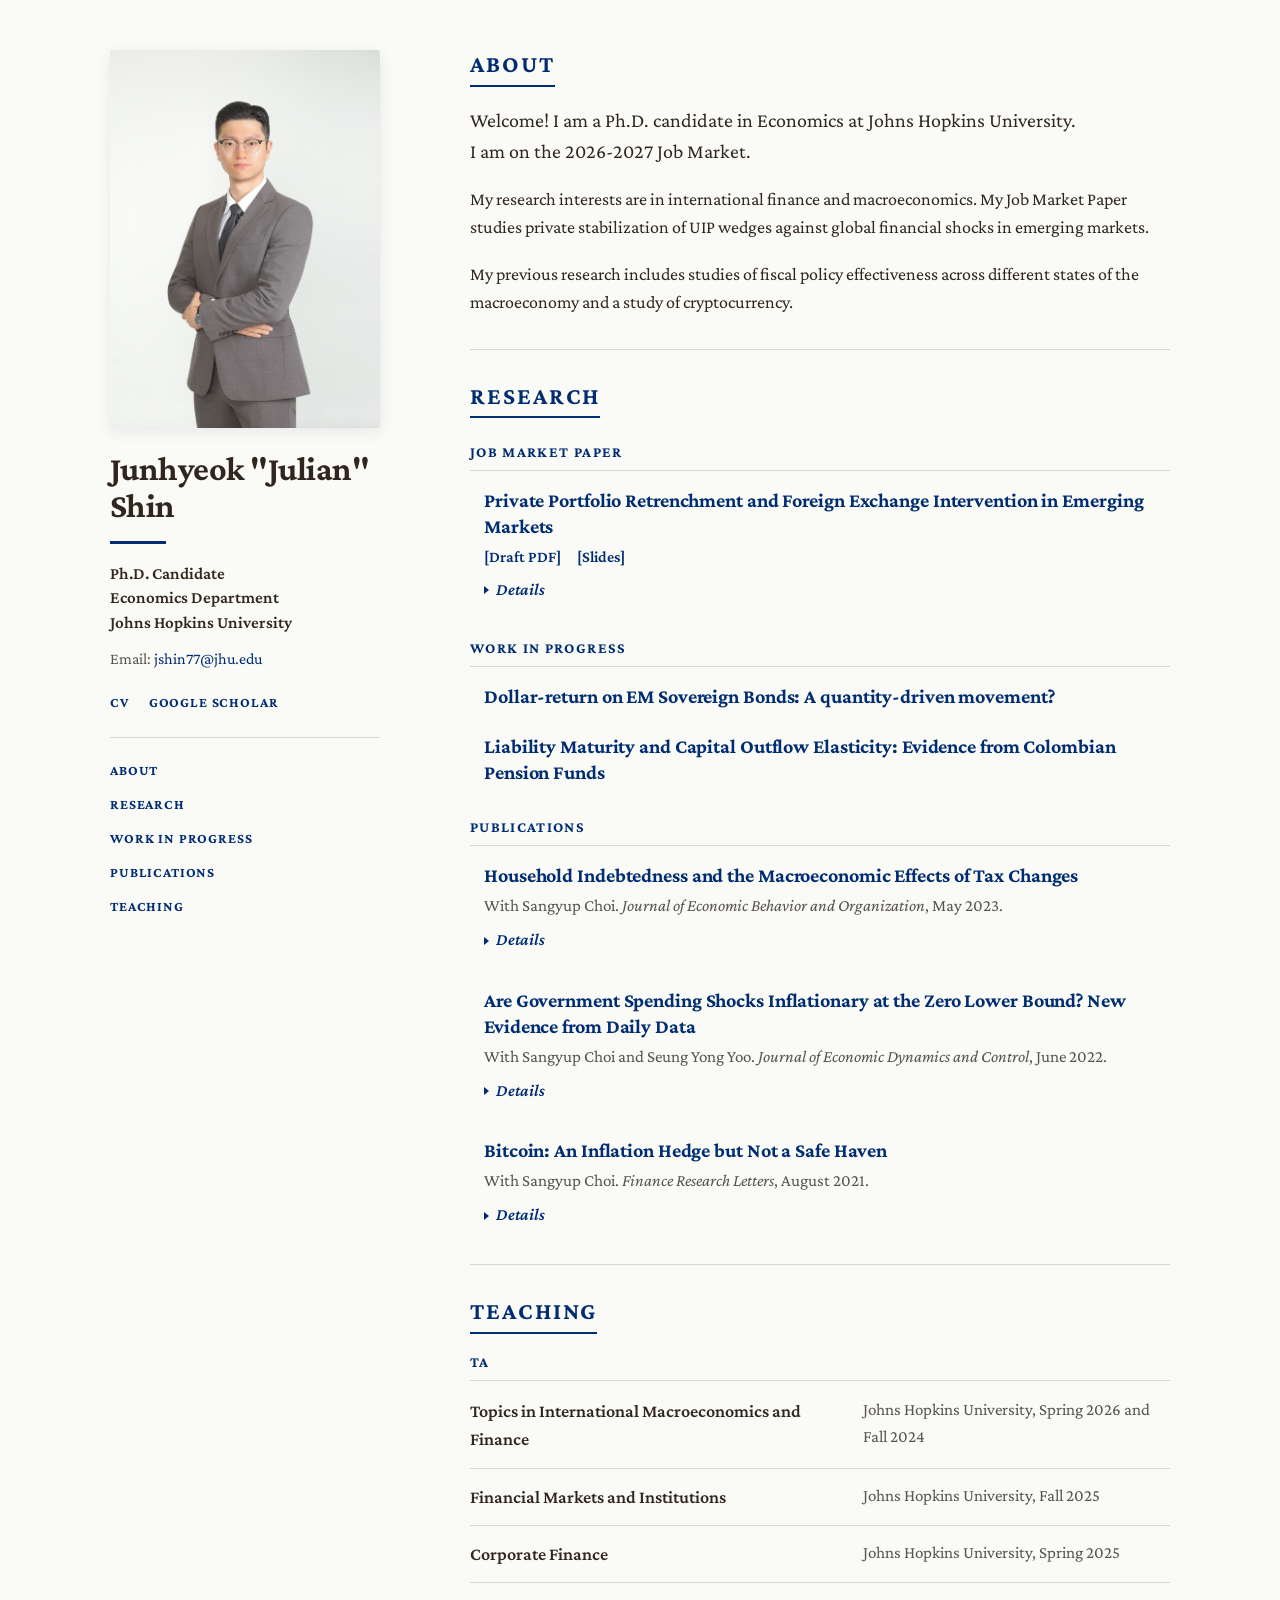
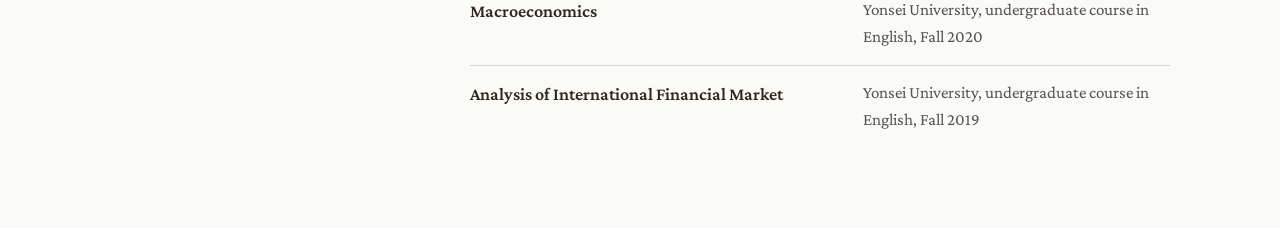
<file: index.html>
<!DOCTYPE html>
<html lang="en">
<head>
  <meta charset="utf-8">
  <meta name="viewport" content="width=device-width, initial-scale=1">
  <title>Junhyeok "Julian" Shin</title>
  <link rel="icon" type="image/png" sizes="32x32" href="assets/images/jhu-shield-32.png">
  <link rel="icon" type="image/png" sizes="192x192" href="assets/images/jhu-shield-192.png">
  <meta
    name="description"
    content="Academic website for Junhyeok Shin, Ph.D. candidate in Economics at Johns Hopkins University."
  >
  <link rel="preconnect" href="https://fonts.googleapis.com">
  <link rel="preconnect" href="https://fonts.gstatic.com" crossorigin>
  <link
    href="https://fonts.googleapis.com/css2?family=Crimson+Pro:ital,wght@0,400;0,600;0,700;1,400;1,600&amp;display=swap"
    rel="stylesheet"
  >
  <link rel="stylesheet" href="assets/css/style.css">
</head>
<body>
  <div class="page">
    <aside class="sidebar">
      <div class="photo">
        <img src="assets/images/profile_v2.JPG" alt="Portrait of Junhyeok Shin">
      </div>

      <h1>Junhyeok "Julian" Shin</h1>

      <p class="affiliation">
        Ph.D. Candidate<br>
        Economics Department<br>
        Johns Hopkins University
      </p>

      <p class="contact">
        Email:
        <a href="mailto:jshin77@jhu.edu">jshin77@jhu.edu</a>
      </p>

      <div class="links" aria-label="Primary links">
        <a href="assets/files/cv.pdf">CV</a>
        <a
          href="https://scholar.google.com/citations?user=n0yhWNoAAAAJ&amp;hl=en"
          target="_blank"
          rel="noreferrer"
        >Google Scholar</a>
      </div>

      <nav class="section-nav" aria-label="Section navigation">
        <a href="#about">About</a>
        <a href="#research">Research</a>
        <a href="#work-in-progress">Work in Progress</a>
        <a href="#publications">Publications</a>
        <a href="#teaching">Teaching</a>
      </nav>
    </aside>

    <main class="content">
      <section id="about" class="section">
        <h2>About</h2>
        <p class="about-intro">
          Welcome! I am a Ph.D. candidate in Economics at Johns Hopkins University.<br>
          I am on the 2026-2027 Job Market.
        </p>
        <p>
          My research interests are in international finance and macroeconomics. My Job Market Paper studies private stabilization of UIP wedges against global financial shocks in emerging markets.
        </p>
        <p>
          My previous research includes studies of fiscal policy effectiveness across different states of the macroeconomy and a study of cryptocurrency.
        </p>
      </section>

      <section id="research" class="section research-section">
        <h2>Research</h2>

        <div class="entry-list">
          <article class="entry">
            <h3>Job Market Paper</h3>
            <div class="paper-list">
              <article class="paper">
                <h4>
                  <a class="paper-title" href="assets/files/JMP-Draft_Latest.pdf">Private Portfolio Retrenchment and Foreign Exchange Intervention in Emerging Markets</a>
                  <a class="paper-link" href="assets/files/JMP-Draft_Latest.pdf">[Draft PDF]</a>
                  <a class="paper-link" href="assets/files/slides_jobtalk_Shin.pdf" target="_blank" rel="noopener noreferrer">[Slides]</a>
                </h4>
                <details class="abstract">
                  <summary>Details</summary>
                  <p>
                    <strong>Abstract:</strong> This paper studies how domestic private investors absorb global financial shocks in emerging markets and how private absorption shapes foreign exchange intervention policy (FXI). Using a panel of 19 emerging markets, we estimate the semi-elasticity of residents' gross portfolio outflows to expected excess currency returns. The estimates show that FXI is more intensive where private retrenchment is less return-elastic. We find the strength of retrenchment varies with institutional-investor development: a 10-percentage-point increase in pension-fund and insurance-company assets relative to GDP is associated with a roughly 10 percent larger semi-elasticity. Security-level data from Colombian pension funds provide complementary micro evidence. Net foreign asset purchases by Colombian pension funds decline when expected excess currency returns rise, while the micro-estimates of elasticities indicate that retrenchment per peso varies across mandates, illustrating how the allocation of savings across investors shapes aggregate absorption. Accounting for institutional-investor size widens the estimated difference between floaters and interveners in responses of expected excess currency returns to VIX changes. A parsimonious demand-system model interprets these patterns as FXI substituting for private retrenchment and explains why unconditional comparisons across policy regimes understate intervention's stabilizing effect.
                  </p>
                  <figure class="paper-figure">
                    <img src="assets/images/paperfigures/JMP_fxi-elasticity.png" alt="Scatter plot of gross portfolio outflow elasticity against excess currency return and FXI intensity">
                    <figcaption>Gross Portfolio Outflow&rsquo;s Elasticity to Excess Currency Return against FXI Intensity</figcaption>
                  </figure>
                </details>
              </article>
            </div>
          </article>
          <article id="work-in-progress" class="entry">
            <h3>Work in Progress</h3>
            <div class="paper-list">
              <article class="paper">
                <h4 class="paper-title">Dollar-return on EM Sovereign Bonds: A quantity-driven movement?</h4>
              </article>
              <article class="paper">
                <h4 class="paper-title">Liability Maturity and Capital Outflow Elasticity: Evidence from Colombian Pension Funds</h4>
              </article>
            </div>
          </article>
          <article id="publications" class="entry">
            <h3>Publications</h3>
            <ol class="publication-list">
              <li class="publication">
                <p class="publication-citation">
                  <a class="paper-title" href="https://doi.org/10.1016/j.jebo.2023.02.022" target="_blank" rel="noreferrer">Household Indebtedness and the Macroeconomic Effects of Tax Changes</a>
                  <span class="citation-details">With Sangyup Choi. <em>Journal of Economic Behavior and Organization</em>, May 2023.</span>
                </p>
                <details class="abstract">
                  <summary>Details</summary>
                  <p>
                    <strong>Abstract:</strong> This study investigates whether household indebtedness influences the macroeconomic effects of U.S. tax changes. By applying a state-dependent local projection method to the exogenous tax shock series, we find that a tax cut is more effective in stimulating output when the economy is characterized by higher household indebtedness. The household debt-dependent tax policy is primarily driven by (i) the response of private consumption, not private investment; (ii) changes in personal income tax, not corporate income tax, suggesting the relevance of a higher MPC of constrained households in understanding the documented state dependence. In response to a tax cut, labor supply also increases more during a high-debt state, which is consistent with the micro-level evidence on the labor supply of constrained households, thereby contributing to higher tax multipliers. Our findings are robust to a battery of sensitivity checks, especially controlling for the additional states of the economy considered in the literature.
                  </p>
                  <figure class="paper-figure">
                    <img src="assets/images/paperfigures/jebo_irf.png" alt="Impulse responses of GDP to a tax cut shock by household debt level">
                    <figcaption>Impulse Response of GDP to a Tax Cut Shock by Household Debt Level</figcaption>
                  </figure>
                </details>
              </li>
              <li class="publication">
                <p class="publication-citation">
                  <a class="paper-title" href="https://doi.org/10.1016/j.jedc.2022.104423" target="_blank" rel="noreferrer">Are Government Spending Shocks Inflationary at the Zero Lower Bound? New Evidence from Daily Data</a>
                  <span class="citation-details">With Sangyup Choi and Seung Yong Yoo. <em>Journal of Economic Dynamics and Control</em>, June 2022.</span>
                </p>
                <details class="abstract">
                  <summary>Details</summary>
                  <p>
                    <strong>Abstract:</strong> Are government spending shocks inflationary at the zero lower bound (ZLB)? Despite the importance of the inflation channel in amplifying government spending multipliers at the ZLB, empirical studies have not provided a clear answer to this question. Exploiting newly constructed high-frequency data on government spending and the price index of the U.S. economy, we find that prices decline in response to a positive government spending shock at the ZLB. Government spending shocks are also more deflationary at the ZLB than during normal times. While our finding is difficult to reconcile with standard New Keynesian models, which predict a larger fiscal multiplier following fiscal expansion at the ZLB&mdash;driven by rising inflation and a falling real interest rate&mdash;a model with credit constraints can explain this anomaly.
                  </p>
                  <figure class="paper-figure">
                    <img src="assets/images/paperfigures/jedc_irf.jpg" alt="Impulse responses of the online price index to defense spending contract and payment shocks">
                    <figcaption>Impulse Response of Online Price Index to Defense Spending Contract and Payment Shock</figcaption>
                  </figure>
                </details>
              </li>
              <li class="publication">
                <p class="publication-citation">
                  <a class="paper-title" href="https://doi.org/10.1016/j.frl.2021.102379" target="_blank" rel="noreferrer">Bitcoin: An Inflation Hedge but Not a Safe Haven</a>
                  <span class="citation-details">With Sangyup Choi. <em>Finance Research Letters</em>, August 2021.</span>
                </p>
                <details class="abstract">
                  <summary>Details</summary>
                  <p>
                    <strong>Abstract:</strong> During the recent COVID-19 pandemic, many commonalities shared by Bitcoin and gold raise the question of whether Bitcoin can hedge inflation or provide a safe haven as gold often does. By estimating a Vector Autoregression (VAR) model, we provide systematic evidence on the relationship among inflation, uncertainty, and Bitcoin and gold prices. Bitcoin appreciates against inflation (or inflation expectation) shocks, confirming its inflation-hedging property claimed by investors. However, unlike gold, Bitcoin prices decline in response to financial uncertainty shocks, rejecting the safe-haven quality. Interestingly, Bitcoin prices do not decrease after policy uncertainty shocks, partly consistent with the notion of Bitcoin&rsquo;s independence from government authorities. We also find an interesting asymmetry in the drivers of Bitcoin price dynamics between the bullish and bearish market. The main findings hold with or without the COVID-19 pandemic episode.
                  </p>
                  <figure class="paper-figure">
                    <img src="assets/images/paperfigures/frl_irf.png" alt="Impulse responses of Bitcoin and gold prices to different shocks">
                    <figcaption>Impulse Response of Bitcoin and Gold Prices to Different Shocks</figcaption>
                  </figure>
                </details>
              </li>
            </ol>
          </article>
        </div>
      </section>

      <section id="teaching" class="section">
        <h2>Teaching</h2>
        <article class="entry">
          <h3>TA</h3>
          <ul class="course-list">
            <li>
              <span class="course">Topics in International Macroeconomics and Finance</span>
              <span class="course-meta">Johns Hopkins University, Spring 2026 and Fall 2024</span>
            </li>
            <li>
              <span class="course">Financial Markets and Institutions</span>
              <span class="course-meta">Johns Hopkins University, Fall 2025</span>
            </li>
            <li>
              <span class="course">Corporate Finance</span>
              <span class="course-meta">Johns Hopkins University, Spring 2025</span>
            </li>
            <li>
              <span class="course">Macroeconomics</span>
              <span class="course-meta">Yonsei University, undergraduate course in English, Fall 2020</span>
            </li>
            <li>
              <span class="course">Analysis of International Financial Market</span>
              <span class="course-meta">Yonsei University, undergraduate course in English, Fall 2019</span>
            </li>
          </ul>
        </article>
      </section>
    </main>
  </div>
</body>
</html>
</file>
<file: assets/css/style.css>
:root {
  --text: #31261d;
  --text-secondary: #57534f;
  --accent: #002d72;
  --accent-hover: #001d4a;
  --background: #fafaf7;
  --surface: #f0f2f5;
  --border: #d5d8dc;
  --sidebar-width: 270px;
  --page-width: 1120px;
  --page-gap: 90px;
  --section-gap: 32px;
  --paper-title-size: 20px;
}

*,
*::before,
*::after {
  box-sizing: border-box;
}

html {
  scroll-behavior: smooth;
}

body {
  margin: 0;
  font-family: "Crimson Pro", Georgia, serif;
  font-size: 18px;
  line-height: 1.58;
  color: var(--text);
  background: var(--background);
  overflow-wrap: break-word;
  -webkit-font-smoothing: antialiased;
}

::selection {
  color: #fff;
  background: var(--accent);
}

a {
  color: var(--accent);
  text-decoration: none;
  text-underline-offset: 3px;
  text-decoration-thickness: 1px;
  transition: color 150ms ease;
}

a:hover {
  color: var(--accent-hover);
  text-decoration: underline;
}

a:focus-visible,
summary:focus-visible {
  outline: 2px solid var(--accent);
  outline-offset: 4px;
}

.page {
  max-width: var(--page-width);
  margin: 0 auto;
  padding: 50px 30px 80px;
  display: flex;
  gap: var(--page-gap);
}

.sidebar {
  width: var(--sidebar-width);
  flex-shrink: 0;
  position: sticky;
  top: 30px;
  align-self: flex-start;
}

.photo {
  width: 100%;
  margin-bottom: 22px;
}

.photo img {
  width: 100%;
  height: auto;
  display: block;
  border-radius: 3px;
  box-shadow: 0 4px 16px rgb(0 29 74 / 8%);
}

.sidebar h1 {
  margin: 0;
  font-size: 34px;
  font-weight: 700;
  line-height: 1.1;
  letter-spacing: -0.015em;
}

.sidebar h1::after {
  content: "";
  display: block;
  width: 56px;
  height: 3px;
  margin: 16px 0 18px;
  background: var(--accent);
}

.affiliation,
.contact {
  margin: 0 0 10px;
  color: var(--text-secondary);
}

.affiliation {
  color: var(--text);
  font-size: 17px;
  font-weight: 600;
  line-height: 1.45;
}

.contact {
  font-size: 16px;
}

.links {
  display: flex;
  flex-wrap: wrap;
  gap: 6px 20px;
  margin: 16px 0 20px;
  font-size: 14px;
  font-weight: 700;
  letter-spacing: 0.06em;
  text-transform: uppercase;
}

.links a {
  padding: 4px 0;
}

.section-nav {
  display: flex;
  flex-direction: column;
  gap: 6px;
  padding-top: 18px;
  border-top: 1px solid var(--border);
  font-size: 14px;
  font-weight: 700;
  letter-spacing: 0.06em;
  text-transform: uppercase;
}

.section-nav a {
  align-self: flex-start;
  padding: 3px 0;
}

.content {
  min-width: 0;
  flex: 1;
}

.section {
  padding-bottom: var(--section-gap);
  margin-bottom: var(--section-gap);
  border-bottom: 1px solid var(--border);
}

section[id],
article[id] {
  scroll-margin-top: 28px;
}

.section:last-child {
  border-bottom: 0;
  margin-bottom: 0;
  padding-bottom: 0;
}

.section h2 {
  margin: 0 0 18px;
  display: inline-block;
  padding-bottom: 6px;
  border-bottom: 2px solid var(--accent);
  color: var(--accent);
  font-size: 24px;
  font-weight: 700;
  line-height: 1.2;
  letter-spacing: 0.08em;
  text-transform: uppercase;
}

.research-section > h2 {
  margin-bottom: 24px;
}

.section p {
  margin: 0 0 18px;
}

.section > p:last-child {
  margin-bottom: 0;
}

.about-intro {
  font-size: 20px;
  line-height: 1.55;
}

.entry-list {
  display: grid;
  gap: 32px;
}

.entry h3 {
  margin: 0 0 16px;
  padding-bottom: 7px;
  border-bottom: 1px solid var(--border);
  font-size: 15px;
  font-weight: 700;
  line-height: 1.4;
  letter-spacing: 0.09em;
  text-transform: uppercase;
  color: var(--accent);
}

.paper-list {
  display: grid;
  gap: 24px;
}

.paper,
.publication {
  min-width: 0;
  padding-left: 12px;
  border-left: 2px solid transparent;
  transition: border-color 180ms ease;
}

.paper:hover,
.paper:focus-within,
.publication:hover,
.publication:focus-within {
  border-left-color: var(--accent);
}

.paper h4 {
  margin: 0;
  font-size: var(--paper-title-size);
  font-weight: 700;
  line-height: 1.3;
}

.paper-title {
  display: block;
  color: var(--accent);
  font-size: var(--paper-title-size);
  font-weight: 700;
  line-height: 1.3;
  letter-spacing: -0.005em;
}

.paper-title[href]:hover {
  color: var(--accent-hover);
  text-decoration: underline;
  text-underline-offset: 3px;
}

.paper-link {
  display: inline-block;
  margin: 8px 12px 0 0;
  white-space: nowrap;
  font-size: 16px;
  font-weight: 600;
}

.publication-list {
  display: grid;
  gap: 30px;
  margin: 0;
  padding: 0;
  list-style: none;
}

.section .publication-citation {
  margin: 0;
}

.citation-details {
  display: block;
  margin-top: 5px;
  color: var(--text-secondary);
  font-size: 17px;
  line-height: 1.5;
}

.abstract {
  margin: 6px 0 0;
  color: var(--text);
  font-size: 17px;
  line-height: 1.58;
}

.abstract summary {
  display: flex;
  align-items: center;
  gap: 7px;
  width: fit-content;
  min-height: 32px;
  padding: 2px 0;
  color: var(--accent);
  cursor: pointer;
  font-weight: 600;
  font-style: italic;
  list-style: none;
  touch-action: manipulation;
}

.abstract summary:hover {
  color: var(--accent-hover);
  text-decoration: underline;
  text-underline-offset: 3px;
}

.abstract summary::-webkit-details-marker {
  display: none;
}

.abstract summary::before {
  content: "";
  width: 0;
  height: 0;
  border-top: 4px solid transparent;
  border-bottom: 4px solid transparent;
  border-left: 5px solid currentColor;
  transition: transform 150ms ease;
}

.abstract[open] summary::before {
  transform: rotate(90deg);
}

.section .abstract p {
  margin: 8px 0 0;
  padding: 14px 18px 18px;
  border-left: 3px solid var(--accent);
  background: var(--surface);
}

.abstract p strong {
  color: var(--text);
}

.paper-figure {
  margin: 0;
  padding: 0 18px 18px;
  border-left: 3px solid var(--accent);
  background: var(--surface);
  text-align: center;
}

.paper-figure img {
  display: block;
  width: 100%;
  max-width: 100%;
  height: auto;
  margin: 0 auto;
}

.paper-figure figcaption {
  max-width: 100%;
  margin: 12px auto 0;
  color: var(--text);
  font-size: 16px;
  font-weight: 600;
  line-height: 1.4;
  text-wrap: balance;
}

.paper h4 + .abstract {
  margin-top: 6px;
}

.course-list {
  display: grid;
  gap: 0;
  list-style: none;
  margin: 0;
  padding: 0;
}

.course-list li {
  display: grid;
  grid-template-columns: minmax(0, 1.2fr) minmax(0, 1fr);
  gap: 8px 24px;
  margin: 0;
  padding: 14px 0;
  border-top: 1px solid var(--border);
}

.course-list li:first-child {
  padding-top: 0;
  border-top: 0;
}

.course {
  font-weight: 600;
}

.course-meta {
  color: var(--text-secondary);
  font-size: 17px;
}

@media (max-height: 900px) {
  .sidebar {
    position: static;
  }
}

@media (max-width: 1100px) {
  .page {
    max-width: 820px;
    flex-direction: column;
    gap: 32px;
    padding: 40px 30px 64px;
  }

  .sidebar {
    width: 100%;
    position: static;
    display: flow-root;
  }

  .photo {
    float: right;
    width: 200px;
    margin: 0 0 24px 32px;
  }

  .section-nav {
    display: block;
    clear: both;
  }

  .section-nav a {
    display: inline-block;
    margin-right: 20px;
    padding: 10px 0;
  }

  .content {
    width: 100%;
  }
}

@media (max-width: 600px) {
  .page {
    gap: 28px;
    padding: 28px 20px 48px;
  }

  .photo {
    float: none;
    width: 200px;
    max-width: 60%;
    margin: 0 0 22px;
  }

  .sidebar h1 {
    font-size: 32px;
  }

  .links a,
  .contact a {
    display: inline-block;
    padding: 8px 0;
  }

  .section-nav a {
    margin-right: 18px;
    padding: 12px 0;
  }

  .section h2 {
    font-size: 22px;
  }

  .about-intro {
    font-size: 19px;
  }

  .paper,
  .publication {
    padding-left: 8px;
  }

  .paper-link,
  .abstract summary {
    min-height: 44px;
    padding-top: 9px;
    padding-bottom: 9px;
  }

  .section .abstract p {
    padding: 12px;
  }

  .paper-figure {
    padding: 0 12px 12px;
  }

  .course-list li {
    grid-template-columns: 1fr;
    gap: 2px;
  }
}

@media (prefers-reduced-motion: reduce) {
  html {
    scroll-behavior: auto;
  }

  a,
  .paper,
  .publication,
  .abstract summary::before {
    transition: none;
  }
}
</file>
